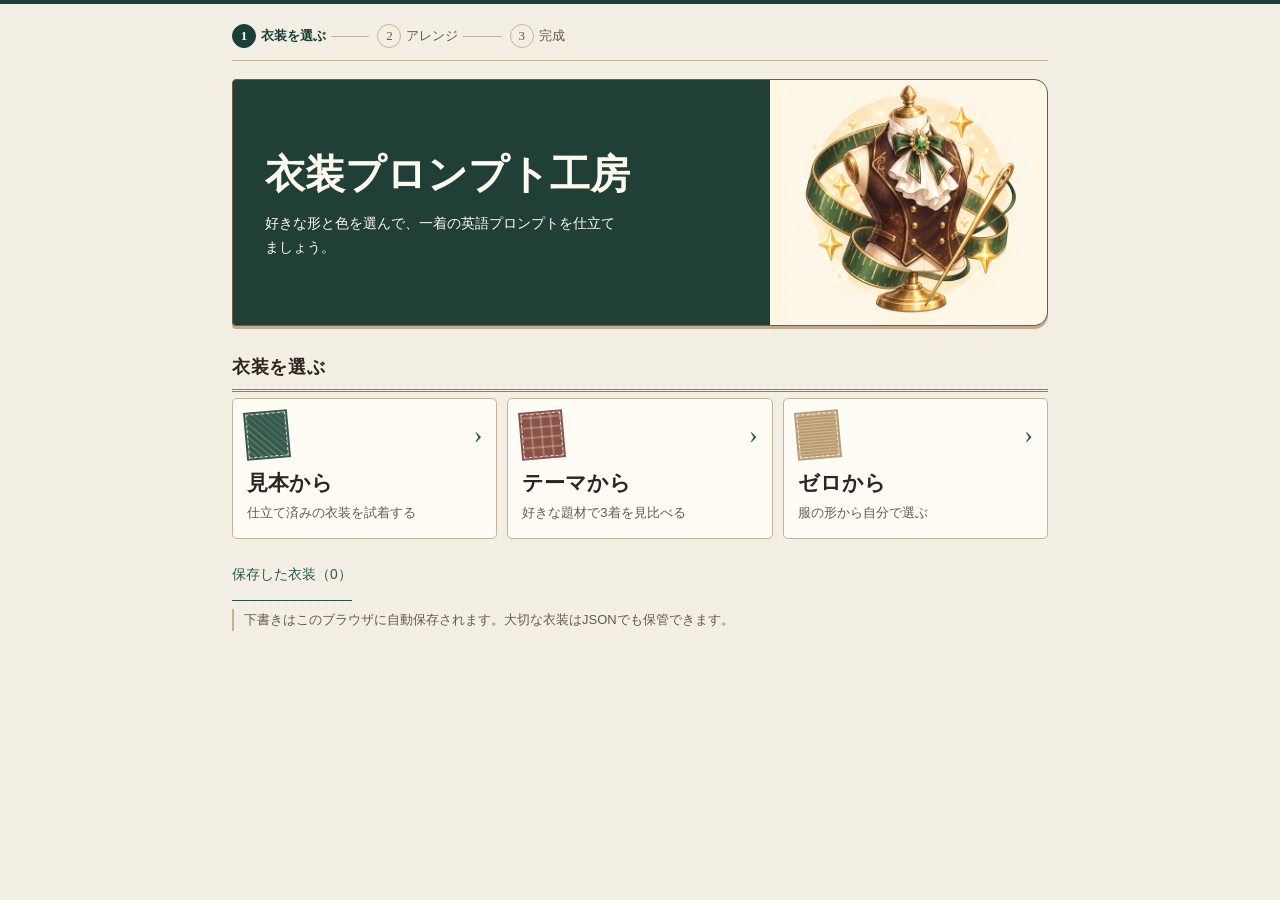
<file: index.html>
<!DOCTYPE html>
<html lang="ja">
<head>
<meta charset="utf-8">
<meta name="viewport" content="width=device-width, initial-scale=1, viewport-fit=cover">
<meta name="color-scheme" content="light">
<link rel="icon" href="./icons/favicon-32.png" type="image/png" sizes="32x32">
<link rel="icon" href="./icons/icon-192.png" type="image/png" sizes="192x192">
<link rel="apple-touch-icon" href="./icons/apple-touch-icon.png">
<link rel="manifest" href="./manifest.webmanifest">
<title>衣装プロンプト工房 | Costume Prompt Workshop</title>
<meta name="description" content="服の形・部位・素材・装飾・配色を選んで、一着の英語プロンプトを仕立てる設計台。">
<link rel="stylesheet" href="styles.css">
</head>
<body>
<a class="skip-link" href="#app">本文へ飛ぶ</a>

<main id="app" class="app"></main>

<dialog id="hex-dialog" class="hex-dialog" aria-labelledby="hex-dialog-title">
    <div class="hex-dialog-head"><h2 id="hex-dialog-title">HEXカラー</h2></div>
    <div class="hex-dialog-body" id="hex-dialog-body">
      <div class="hex-preview"><span id="hex-preview-swatch" class="hex-preview-swatch" aria-hidden="true"></span><div><strong id="hex-preview-code" aria-live="polite"></strong><small id="hex-preview-name"></small></div></div>
      <div class="hex-sv" id="hex-sv" tabindex="0" role="application" aria-label="彩度と明るさ。ドラッグ、または矢印キーで調整"><div class="hex-sv-thumb" id="hex-sv-thumb"></div></div>
      <label class="hex-slider"><span>色相<output id="hex-h-val" for="hex-h"></output></span><input id="hex-h" class="hex-range hue" type="range" min="0" max="359" step="1"></label>
      <label class="hex-slider"><span>彩度<output id="hex-s-val" for="hex-s"></output></span><input id="hex-s" class="hex-range" type="range" min="0" max="100" step="1"></label>
      <label class="hex-slider"><span>明るさ<output id="hex-v-val" for="hex-v"></output></span><input id="hex-v" class="hex-range" type="range" min="0" max="100" step="1"></label>
      <div class="hex-dialog-row">
        <label class="hex-field"><span>HEXコード</span><input id="hex-dialog-input" type="text" inputmode="text" autocomplete="off" autocapitalize="characters" autocorrect="off" spellcheck="false" maxlength="9" placeholder="#RRGGBB" aria-describedby="hex-dialog-message"></label>
        <label class="hex-native"><input id="hex-native" type="color" aria-label="端末のカラーピッカーを開く"><span>端末のピッカー</span></label>
      </div>
      <p id="hex-dialog-message" class="hex-message" data-kind="error" role="alert" hidden></p>
      <button type="button" class="btn hex-reference" id="hex-reference" hidden><span id="hex-reference-swatch" class="quick-color-tile" aria-hidden="true"></span>色名の色見本に合わせる</button>
      <p class="field-note">「この色を設定」を押すと、この衣装にHEXを保存します。完成画面で併記を選べます。</p>
    </div>
    <div class="hex-dialog-actions"><button type="button" class="btn" data-hex-cancel>キャンセル</button><button type="button" class="btn btn--danger" id="hex-unset" hidden>HEXを解除</button><button type="button" class="btn btn--primary" id="hex-apply">この色を設定</button></div>
  </dialog>

<div id="toast" class="toast" role="status" aria-live="polite"></div>

<noscript><p class="p" style="padding:16px">この工房はJavaScriptで動作します。ブラウザの設定で有効にしてから開き直してください。</p></noscript>

<!-- データ層（app.js より前に読む） -->
<script src="data/colors.js"></script>
<script src="data/concept.js"></script>
<script src="data/presentation.js"></script>
<script src="data/presentation-choices.js"></script>
<script src="data/garments.js"></script>
<script src="data/parts.js"></script>
<script src="data/materials.js"></script>
<script src="data/decorations.js"></script>
<script src="data/conditions.js"></script>
<script src="data/styling.js"></script>
<script src="data/motifs.js"></script>
<script src="data/attributes.js"></script>
<script src="data/presets.js"></script>
<script src="data/preset-catalog.js"></script>
<script src="data/preset-expansion.js"></script>
<script src="data/costume-expansion.js"></script>
<script src="data/preset-recipes.js"></script>
<script src="data/preset-themes.js"></script>
<script src="data/rules.js"></script>
<script src="data/costume-rules.js"></script>
<script src="data/concept-fashion.js"></script>
<script src="data/concept-fashion-mappings.js"></script>
<script src="data/concept-expansion.js"></script>
<script src="data/concept-inspired.js"></script>
<script src="data/concept-constraints.js"></script>

<!-- 本体 -->
<script src="palette-hex.js"></script>
<script src="app.js"></script>
<script src="garment-catalog.js"></script>
<script src="palette-picker.js"></script>
<script src="atelier-ui.js"></script>
<script src="generator.js"></script>
<script src="advisor.js"></script>
<script src="costume-checks.js"></script>
<script src="gacha.js"></script>
<script src="concept-fashion.js"></script>
<script src="concept-fashion-details.js"></script>
<script src="concept-design.js"></script>
<script src="concept-search.js"></script>
<script src="ui-complexity.js"></script>
<script src="presentation.js"></script>
<script src="preset-catalog.js"></script>
<script src="presentation-choices.js"></script>
<script src="presentation-scope.js"></script>
<script src="pose-cards.js"></script>
<script src="presentation-studio.js"></script>
<script src="concept-fashion-ui.js"></script>
</body>
</html>
</file>
<file: styles.css>
/* 衣装プロンプト工房 / styles.css
 * 方針（実機試行修正①）：スチームパンク風の衣装工房。
 * 明るい羊皮紙を基調に、革・真鍮・銅・緑青を要所へ。装飾過多にせず、
 * スマホでの可読性と操作性を最優先する。画像素材・外部フォントは使わない。
 * 見出しは明朝、本文はゴシック（従来どおり端末標準のみ）。
 * 変数名は従来のまま値だけ差し替え、既存ルールがそのまま新しい配色を受け取る。
 */

:root {
  --paper:        #F1EADC;  /* 羊皮紙 */
  --surface:      #FBF6EC;  /* 明るい生成り */
  --surface-2:    #E7DCC8;  /* 古紙 */
  --ink:          #2D251E;  /* 墨に近い濃茶 */
  --ink-2:        #4a3f3378;
  --muted:        #74685B;
  --line:         #B9A481;  /* 古金の枠線 */
  --accent:       #60402C;  /* 革（主ボタン・強調） */
  --accent-deep:  #493020;
  --accent-soft:  #EFE4CD;
  --wine:         #963F32;  /* 錆びた赤（警告・削除・未保存） */
  --brass:        #A47B3C;  /* 真鍮 */
  --copper:       #9A5935;  /* 銅（小さな文字の金属色はこちら） */
  --patina:       #426B67;  /* 緑青（選択中の印） */
  --radius:       10px;
  --tap:          44px;

  --serif: "Hiragino Mincho ProN", "Yu Mincho", "YuMincho", "Noto Serif JP", serif;
  --sans: -apple-system, BlinkMacSystemFont, "Hiragino Sans", "Yu Gothic", "Noto Sans JP", sans-serif;
}

* { box-sizing: border-box; }

html, body {
  margin: 0;
  padding: 0;
  background: var(--paper);
  color: var(--ink);
  font-family: var(--sans);
  font-size: 16px;
  line-height: 1.7;
  -webkit-text-size-adjust: 100%;
}

.app {
  max-width: 560px;
  margin: 0 auto;
  padding: 20px 16px calc(96px + env(safe-area-inset-bottom));
}

.skip-link {
  position: absolute; left: -9999px;
}
.skip-link:focus {
  left: 8px; top: 8px; z-index: 50;
  background: var(--surface); padding: 8px 12px; border-radius: 6px;
}

.visually-hidden {
  position: absolute; width: 1px; height: 1px; overflow: hidden;
  clip: rect(0 0 0 0); white-space: nowrap;
}

:focus-visible {
  outline: 2px solid var(--copper);
  outline-offset: 2px;
}

/* ---------- 見出し ---------- */
.hero { margin: 24px 0 28px; }
.hero-eyebrow {
  margin: 0 0 6px;
  font-size: 11px; letter-spacing: .16em; text-transform: uppercase;
  color: var(--copper);
}
.hero-title {
  margin: 0;
  font-family: var(--serif);
  font-size: 30px; font-weight: 600; letter-spacing: .06em;
}
.hero-sub {
  margin: 8px 0 0;
  color: var(--muted); font-size: 14px;
}
.page-title {
  margin: 12px 0 8px;
  font-family: var(--serif);
  font-size: 22px; font-weight: 600; letter-spacing: .04em;
}

/* ---------- 基本パーツ ---------- */
.stack { display: flex; flex-direction: column; gap: 12px; }
.row { display: flex; flex-wrap: wrap; gap: 8px; }

.p { margin: 6px 0; font-size: 14px; }
.p--lead { color: var(--muted); }
.p--sub { color: var(--muted); font-size: 13px; }
.p--meta { color: var(--muted); font-size: 12px; }
.p--note { color: var(--muted); font-size: 13px; padding-left: 10px; border-left: 2px solid var(--line); }
.p--warn { color: var(--wine); }

.list { margin: 6px 0 0; padding-left: 1.1em; font-size: 14px; color: var(--muted); }
.list li { margin: 2px 0; }

.card {
  background: var(--surface);
  border: 1px solid var(--line);
  border-radius: var(--radius);
  padding: 14px;
  text-decoration: none;
  color: inherit;
  display: block;
  width: 100%;
  text-align: left;
  font-family: inherit;
  font-size: inherit;
}
.card--quiet { background: transparent; border-style: dashed; }
.card--tap { cursor: pointer; min-height: var(--tap); }
.card--tap:active { background: var(--accent-soft); }
.card-title {
  margin: 0;
  font-family: var(--serif);
  font-size: 16px; font-weight: 600; letter-spacing: .03em;
}

.btn {
  display: inline-flex; align-items: center; justify-content: center;
  min-height: var(--tap); padding: 10px 16px;
  border: 1px solid var(--line); border-radius: var(--radius);
  background: var(--surface); color: var(--ink);
  font-family: inherit; font-size: 15px; text-decoration: none;
  cursor: pointer;
}
.btn:active { background: var(--surface-2); }
.btn--primary { background: var(--accent); border-color: var(--accent); color: #fff; }
.btn--primary:active { background: var(--accent-deep); }
.btn--danger { color: var(--wine); border-color: #DCBFB6; }
.btn--sm { min-height: var(--tap); padding: 6px 12px; font-size: 13px; }   /* 仕様書§5-6：タップ領域44px以上 */
.btn[disabled] { opacity: .6; color: var(--muted); cursor: default; }

/* ---------- 戻る導線（sticky） ----------
 * 行き先を明示した押せるボタン。長くスクロールした後でも画面上部に残る。
 * iPhone Safari のセーフエリアぶんだけ上に余白を足す。 */
.topnav {
  position: sticky; top: 0; z-index: 30;
  display: flex; align-items: center; justify-content: space-between; gap: 8px;
  margin: -20px -16px 10px; padding: calc(6px + env(safe-area-inset-top)) 16px 6px;
  background: rgba(241, 234, 220, .94);
  border-bottom: 1px solid var(--line);
  backdrop-filter: blur(6px);
}
.back-btn {
  display: inline-flex; align-items: center;
  min-height: var(--tap); padding: 6px 14px 6px 10px;
  border: 1px solid var(--line); border-radius: var(--radius);
  background: var(--surface); color: var(--ink);
  font-size: 13px; text-decoration: none;
}
.back-btn:active { background: var(--surface-2); }

/* 見出し：小さな真鍮の二重罫線。装飾はアクセントに留める。 */
.card-title { border-bottom: 3px double var(--brass); padding-bottom: 4px; }
.page-title { border-bottom: 3px double var(--brass); padding-bottom: 6px; }

/* ---------- チップ ---------- */
.chips { display: flex; flex-wrap: wrap; gap: 6px; margin: 4px 0 2px; }
.chip {
  min-height: var(--tap); padding: 6px 12px;   /* 仕様書§5-6：タップ領域44px以上 */
  border: 1px solid var(--line); border-radius: 999px;
  background: var(--surface); color: var(--ink);
  font-family: inherit; font-size: 13px; line-height: 1.4;
  cursor: pointer;
}
.chip.is-selected {
  background: var(--patina);
  border-color: var(--patina);
  color: #fff;
  font-weight: 600;
}
/* 色だけに依存しない：選択済みは記号でも示す */
.chip.is-selected::before { content: "✓ "; }
.chip-group-label {
  margin: 12px 0 2px;
  font-size: 11px; letter-spacing: .1em; color: var(--copper);
}

.switches { display: flex; flex-wrap: wrap; gap: 6px; }
.switch {
  display: inline-flex; align-items: center; gap: 6px;
  min-height: var(--tap); padding: 6px 12px;
  border: 1px solid var(--line); border-radius: var(--radius);
  background: var(--surface); color: var(--muted);
  font-family: inherit; font-size: 13px; cursor: pointer;
}
.switch-dot {
  width: 8px; height: 8px; border-radius: 50%;
  background: var(--line); flex: none;
}
.switch.is-on { border-color: var(--accent); color: var(--accent-deep); background: var(--accent-soft); font-weight: 600; }
.switch.is-on .switch-dot { background: var(--accent); }
.switch.is-on::after { content: "ON"; font-size: 10px; letter-spacing: .08em; }
.switch:not(.is-on)::after { content: "OFF"; font-size: 10px; letter-spacing: .08em; }

/* ---------- フィールド ---------- */
.field { padding: 14px 0; border-bottom: 1px solid var(--line); }
.field:last-child { border-bottom: none; }
.field-head { display: flex; align-items: center; gap: 8px; }
.field-label { font-family: var(--serif); font-size: 15px; font-weight: 600; letter-spacing: .04em; }
.field-sub { margin: 12px 0 2px; font-size: 12px; color: var(--muted); }
.field-note { margin: 4px 0 6px; font-size: 12px; color: var(--muted); }
.field-note--data { padding-left: 8px; border-left: 2px solid var(--accent-soft); }
.tag-optional {
  font-size: 10px; color: var(--muted);
  border: 1px solid var(--line); border-radius: 4px; padding: 0 4px;
}
.tag-phase {
  font-size: 10px; color: var(--copper); letter-spacing: .06em;
  border: 1px solid var(--line); border-radius: 4px; padding: 0 4px;
}

/* ---------- 設計台のヘッダ（仕立て札） ---------- */
.workshop-header {
  background: var(--surface);
  border: 1px solid var(--line);
  border-left: 3px solid var(--accent);
  border-radius: var(--radius);
  padding: 12px 14px;
  margin-bottom: 14px;
}
.wh-top { display: flex; align-items: center; justify-content: space-between; }
.badge {
  font-size: 11px; color: var(--muted);
  border: 1px solid var(--line); border-radius: 999px; padding: 1px 8px;
}
.badge--dirty { color: var(--wine); border-color: #DCBFB6; background: #F6E9E4; }
.name-input {
  width: 100%; min-height: var(--tap);
  border: none; border-bottom: 1px solid var(--line);
  background: transparent; color: var(--ink);
  font-family: var(--serif); font-size: 19px; letter-spacing: .04em;
  padding: 4px 0;
}
.name-input:focus { outline: none; border-bottom-color: var(--accent); }
.wh-conds { margin: 8px 0 0; font-size: 13px; color: var(--muted); }
.wh-conds--empty { color: var(--ink-2); }

.swatch-row { display: flex; gap: 2px; margin: 10px 0 0; height: 10px; border-radius: 999px; overflow: hidden; }
.swatch-row--sm { height: 8px; margin: 8px 0; }
.swatch { flex: 1 1 auto; border: 1px solid rgba(45,37,30,.25); }

.progress { display: flex; align-items: center; gap: 8px; margin: 12px 0; }
.progress-bar {
  flex: 1; height: 4px; border-radius: 999px;
  background: var(--surface-2); overflow: hidden;
}
.progress-fill { display: block; height: 100%; background: var(--accent); transition: width .25s ease; }
.progress-label { font-size: 11px; color: var(--muted); white-space: nowrap; }

/* ---------- アコーディオン ---------- */
.accordion { display: flex; flex-direction: column; gap: 8px; }
.acc-item { background: var(--surface); border: 1px solid var(--line); border-radius: var(--radius); overflow: hidden; }
.acc-head {
  display: flex; align-items: center; gap: 8px;
  width: 100%; min-height: var(--tap); padding: 12px 14px;
  background: transparent; border: none; cursor: pointer;
  font-family: inherit; text-align: left;
}
.acc-title { flex: 1; font-family: var(--serif); font-size: 15px; font-weight: 600; letter-spacing: .04em; }
.acc-mark {
  width: 9px; height: 9px; flex: none;
  border-right: 1.5px solid var(--muted); border-bottom: 1.5px solid var(--muted);
  transform: rotate(45deg); transition: transform .2s ease;
}
.acc-head[aria-expanded="true"] .acc-mark { transform: rotate(-135deg); }
.acc-panel { padding: 0 14px 14px; }

/* ---------- 下部固定バー ---------- */
.bottombar {
  position: fixed; left: 0; right: 0; bottom: 0; z-index: 20;
  display: flex; gap: 8px;
  max-width: 560px; margin: 0 auto;
  padding: 8px 16px calc(8px + env(safe-area-inset-bottom));
  background: rgba(241, 234, 220, .94);
  border-top: 1px solid var(--line);
  backdrop-filter: blur(6px);
}
.bb-btn {
  flex: 1;
  display: inline-flex; align-items: center; justify-content: center;
  min-height: var(--tap); padding: 8px;
  border: 1px solid var(--line); border-radius: var(--radius);
  background: var(--surface); color: var(--ink);
  font-family: inherit; font-size: 13px; text-decoration: none; cursor: pointer;
}
.bb-btn--primary { background: var(--accent); border-color: var(--accent); color: #fff; }
.bb-btn[disabled] { opacity: .4; cursor: default; }

/* ---------- 出力 ---------- */
.tabs { display: flex; gap: 6px; margin: 10px 0; }
.tab {
  flex: 1; min-height: 40px;
  border: 1px solid var(--line); border-radius: var(--radius);
  background: var(--surface); color: var(--muted);
  font-family: inherit; font-size: 13px; cursor: pointer;
}
.output-tabs { flex-wrap: wrap; }
.output-tabs .tab { flex: 1 1 8em; min-height: 44px; }
pre.prompt-text { white-space: pre-wrap; overflow-wrap: anywhere; }
.tab.is-active { background: var(--accent-soft); border-color: var(--accent); color: var(--accent-deep); font-weight: 600; }
.tab[disabled] { opacity: .4; cursor: default; }

.struct { margin: 0; font-size: 14px; }
.struct dt {
  font-size: 11px; letter-spacing: .08em; color: var(--copper);
  margin-top: 10px;
}
.struct dt:first-child { margin-top: 0; }
.struct dd { margin: 2px 0 0; }

/* ---------- トースト ---------- */
.toast {
  position: fixed; left: 50%; bottom: calc(72px + env(safe-area-inset-bottom));
  transform: translate(-50%, 8px);
  max-width: 88%; z-index: 40;
  padding: 10px 16px; border-radius: 999px;
  background: var(--ink); color: #fff; font-size: 13px;
  opacity: 0; pointer-events: none;
  transition: opacity .2s ease, transform .2s ease;
}
.toast.is-visible { opacity: 1; transform: translate(-50%, 0); }

/* ---------- Phase 2：複合スロット（手袋） ---------- */
.composite {
  border-left: 2px solid var(--accent-soft);
  padding-left: 10px;
  margin-top: 4px;
}
.field-note--over { color: var(--wine); }

/* ---------- Phase 2：重ね着の層 ---------- */
.layer-line {
  display: flex; flex-wrap: wrap; align-items: center; gap: 8px;
  padding: 4px 0;
}
.layer-name {
  font-size: 13px; color: var(--muted);
  min-width: 8em;
}
.chips--tight { gap: 4px; }
.chip--sm { min-height: 34px; padding: 4px 10px; font-size: 12px; }

@media (max-width: 560px) {
  .chip--sm { min-height: var(--tap); }
}

/* ---------- Phase 2：装飾 ---------- */
.deco-item {
  border: 1px solid var(--line); border-radius: var(--radius);
  background: var(--paper);
  padding: 10px 12px; margin: 8px 0;
}
.deco-head {
  display: flex; align-items: center; justify-content: space-between; gap: 8px;
}
.deco-index {
  font-family: var(--serif); font-size: 13px; letter-spacing: .06em; color: var(--copper);
}

/* ---------- Phase 2：配色 ---------- */
.palette-preview { margin: 4px 0 12px; }
.swatch-row--tall { height: 16px; }

.color-role {
  padding: 10px 0; border-bottom: 1px solid var(--line);
}
.color-role:last-child { border-bottom: none; }
.color-role-head { display: flex; align-items: center; gap: 8px; }
.color-role-name {
  font-family: var(--serif); font-size: 14px; font-weight: 600; letter-spacing: .04em;
  flex: none; min-width: 4.5em;
}
.color-current { flex: 1; font-size: 12px; color: var(--muted); }
.swatch--dot {
  width: 18px; height: 18px; border-radius: 50%; flex: none;
  border: 1px solid rgba(0,0,0,.12);
}
.swatch--empty {
  background: repeating-linear-gradient(45deg, var(--surface-2), var(--surface-2) 3px, var(--surface) 3px, var(--surface) 6px);
}
.link-btn {
  border: none; background: none; padding: 6px 0;
  color: var(--muted); font-family: inherit; font-size: 12px;
  text-decoration: underline; cursor: pointer;
  min-height: 32px;
}

.picker {
  margin-top: 8px; padding: 10px;
  background: var(--paper); border: 1px solid var(--line); border-radius: var(--radius);
}
.color-grid {
  display: grid; grid-template-columns: repeat(auto-fill, minmax(88px, 1fr));
  gap: 6px; margin-top: 6px;
}
.color-cell {
  display: flex; flex-direction: column; align-items: stretch; gap: 2px;
  min-height: var(--tap); padding: 6px;
  border: 1px solid var(--line); border-radius: 8px;
  background: var(--surface); color: var(--ink);
  font-family: inherit; text-align: left; cursor: pointer;
}
.color-cell.is-selected { border-color: var(--accent); background: var(--accent-soft); }
.color-cell.is-selected .color-cell-ja { font-weight: 600; color: var(--accent-deep); }
.color-cell.is-selected .color-cell-ja::before { content: "✓ "; }
.color-cell-chip {
  height: 22px; border-radius: 4px;
  border: 1px solid rgba(0,0,0,.1);
}
.color-cell-ja { font-size: 12px; line-height: 1.3; }
.color-cell-en { font-size: 10px; color: var(--muted); line-height: 1.3; }

@media (prefers-reduced-motion: reduce) {
  * { transition: none !important; }
}

/* ---------- Phase 3：出力 ---------- */
.prompt-text {
  margin: 0;
  font-family: ui-monospace, SFMono-Regular, Menlo, monospace;
  font-size: 13px; line-height: 1.75;
  word-break: break-word;
  -webkit-user-select: text; user-select: text;
}
.opt-line { padding: 8px 0; border-bottom: 1px solid var(--line); }
.opt-line:last-child { border-bottom: none; }
.opt-line .field-note { margin: 4px 0 0; }

/* ============================================================
   Phase 4：警告・補助候補・部分ガチャ
   ============================================================ */
.workshop-links { padding: 0 1rem 0.5rem; }
.link-btn {
  display: inline-block; font-size: 0.86rem; color: var(--accent);
  text-decoration: none; border-bottom: 1px solid currentColor; padding-bottom: 1px;
}
.bb-btn--warn { color: var(--accent); }
.bb-btn--alert { color: var(--wine); font-weight: 600; }

.page-head { padding: 0.75rem 1rem 0.25rem; }
.page-title { font-family: var(--serif); font-size: 1.15rem; margin: 0 0 0.35rem; }
.sub-head {
  font-family: var(--serif); font-size: 0.95rem; margin: 1rem 0 0.4rem;
  padding: 0 1rem;
}

.check-counts { display: flex; gap: 0.4rem; flex-wrap: wrap; }
.count {
  font-size: 0.75rem; padding: 0.15rem 0.5rem; border-radius: 999px;
  border: 1px solid var(--line); background: var(--surface);
}
.count--hard { border-color: var(--wine); color: var(--wine); }
.count--warning { border-color: var(--accent); color: var(--accent); }
.count--info { color: var(--muted); }
.count--muted { color: var(--muted); }

.check-body { padding: 0.5rem 1rem 5rem; }
.issue-card {
  border: 1px solid var(--line); border-left-width: 3px; border-radius: 8px;
  background: var(--surface); padding: 0.7rem 0.8rem; margin-bottom: 0.6rem;
}
.issue-card--hard { border-left-color: var(--wine); }
.issue-card--warning { border-left-color: var(--accent); }
.issue-card--info { border-left-color: var(--line); }
.issue-card.is-ignored { opacity: 0.55; }
.issue-head { display: flex; gap: 0.4rem; align-items: center; margin-bottom: 0.3rem; }
.issue-sev {
  font-size: 0.7rem; padding: 0.1rem 0.4rem; border-radius: 3px;
  background: var(--surface-2); color: var(--muted);
}
.issue-sev--hard { background: var(--wine); color: #fff; }
.issue-sev--warning { background: var(--accent); color: #fff; }
.issue-cat { font-size: 0.72rem; color: var(--muted); }
.issue-title { font-family: var(--serif); font-size: 0.98rem; margin: 0 0 0.3rem; }
.issue-paths { font-size: 0.76rem; color: var(--muted); margin: 0.2rem 0; }
.issue-actions { display: flex; flex-wrap: wrap; gap: 0.35rem; margin-top: 0.5rem; }

.mode-switch { display: flex; gap: 0.35rem; padding: 0 1rem 0.5rem; }
.cand-list { padding: 0.25rem 1rem 5rem; }
.cand-card {
  border: 1px solid var(--line); border-radius: 8px; background: var(--surface);
  padding: 0.7rem 0.8rem; margin-bottom: 0.6rem;
}
.cand-head { display: flex; gap: 0.4rem; align-items: center; margin-bottom: 0.25rem; }
.cand-kind {
  font-size: 0.7rem; padding: 0.1rem 0.4rem; border-radius: 3px;
  background: var(--surface-2); color: var(--muted);
}
.cand-kind--resolve { background: var(--accent); color: #fff; }
.cand-kind--surprise { border: 1px dashed var(--accent); color: var(--accent); }
.cand-target { font-size: 0.72rem; color: var(--muted); }
.cand-title { font-family: var(--serif); font-size: 1rem; margin: 0 0 0.15rem; }
.cand-en { font-size: 0.8rem; color: var(--muted); font-style: italic; margin: 0 0 0.3rem; }

.chip--action { border-color: var(--accent); color: var(--accent); }
.chip--muted { color: var(--muted); }

.diff { margin: 0.4rem 0; }
.diff-row {
  display: grid; grid-template-columns: 5.5rem 1fr auto 1fr;
  gap: 0.3rem; align-items: baseline;
  font-size: 0.8rem; padding: 0.18rem 0; border-bottom: 1px dotted var(--line);
}
.diff-label { color: var(--muted); font-size: 0.74rem; }
.diff-from { color: var(--muted); text-decoration: line-through; }
.diff-arrow { color: var(--muted); }
.diff-to { color: var(--ink); font-weight: 600; }
.row-actions { display: flex; gap: 0.5rem; padding: 0.75rem 1rem; }
.btn--small { font-size: 0.8rem; padding: 0.35rem 0.8rem; }

/* ---------- 特殊パーツ・演出（Phase 5A） ---------- */
/* 翼・角・光輪・尾は、開いた1つだけ詳細を出す。カードで畳んでおく。 */
.sp-item {
  border: 1px solid var(--line);
  border-radius: var(--radius);
  margin-bottom: .5rem;
  background: var(--surface);
  overflow: hidden;
}
.sp-item.is-set { border-color: var(--accent); }

.sp-head {
  display: flex;
  align-items: center;
  gap: .5rem;
  width: 100%;
  min-height: var(--tap);            /* 片手で押せる大きさを保つ */
  padding: .6rem .75rem;
  background: none;
  border: 0;
  text-align: left;
  font: inherit;
  color: inherit;
  cursor: pointer;
}
.sp-head:hover { background: var(--surface-2); }
.sp-name { font-weight: 600; flex: 0 0 auto; }
.sp-summary {
  flex: 1 1 auto;
  font-size: .85rem;
  color: var(--accent);
  overflow: hidden;
  text-overflow: ellipsis;
  white-space: nowrap;
}
.sp-summary.is-empty { color: var(--muted); }
.sp-head[aria-expanded="true"] .acc-mark { transform: rotate(180deg); }

.sp-body {
  padding: .25rem .75rem .75rem;
  border-top: 1px solid var(--line);
}
.sp-body[hidden] { display: none; }
.sp-body .field-sub { margin-top: .6rem; }
.sp-body .btn { margin-top: .75rem; }

/* 出力設定の都合で英語に出ないときの注意（拘束チェーン） */
.field-note--warn {
  color: var(--wine);
  background: var(--accent-soft);
  border-radius: var(--radius);
  padding: .4rem .5rem;
}
/* Phase 5C: one level of headings; every option remains a wrapping tap target. */
.option-group { margin: 12px 0 6px; font-size: 13px; font-weight: 700; }
.field, .field-body, .chips { min-width: 0; max-width: 100%; }
.chip { min-width: 44px; min-height: 44px; max-width: 100%; white-space: normal; overflow-wrap: anywhere; }
/* Phase 5D: compact wizard; existing screen safe-area spacing remains in use. */
.concept-wizard, .cf-candidate { min-width:0; overflow-wrap:anywhere; }
.cf-steps { display:grid; grid-template-columns:repeat(2,minmax(0,1fr)); gap:8px; margin:16px 0; }
.cf-steps .btn[aria-current="step"] { border:2px solid var(--accent); }
.cf-select { display:block; width:100%; min-width:0; max-width:100%; min-height:44px; padding:10px; font:inherit; border:1px solid var(--line); border-radius:8px; background:var(--paper,#fff); color:inherit; }
.cf-actions { display:flex; flex-wrap:wrap; gap:8px; margin:16px 0; }
.concept-wizard fieldset { border:0; padding:0; margin:0; }
.cf-candidate summary, .presentation-panel summary { min-height:44px; padding:10px 0; cursor:pointer; }
.cf-candidate .btn { width:100%; margin-top:10px; }

.presentation-panel > label { display:block; margin-top:12px; }
.presentation-panel > .btn { display:block; margin-top:12px; }

/* Shared progressive-disclosure controls. */
.ui-level-switch { display:flex; flex-wrap:wrap; gap:8px; border:0; padding:12px 0; margin:0; min-width:0; }
.ui-level-switch legend { font-weight:600; }
.ui-level-switch .btn { flex:1; min-width:120px; min-height:44px; }
.ui-hidden-summary:not(:empty) { border-left:3px solid var(--accent); padding:10px 14px; margin:12px 0; background:var(--paper); overflow-wrap:anywhere; }
.cf-search-scope { display:flex; align-items:center; gap:8px; min-height:44px; }
.cf-search-scope input { width:24px; height:24px; }
#cf-search-results:empty { display:none; }
/* Preset and pose discovery: mobile-first, readable cards and visible focus. */
.discovery { display:flex; flex-direction:column; gap:14px; }
.discovery-grid { display:grid; grid-template-columns:repeat(auto-fit,minmax(min(100%,260px),1fr)); gap:12px; }
.discovery-grid > * { min-width:0; text-align:left; overflow-wrap:anywhere; }
.discovery .btn, .discovery select, .discovery input, .discovery .back-btn { min-height:44px; max-width:100%; }
.discovery .card { white-space:normal; }
.discovery .is-selected { outline:2px solid var(--accent,#765442); outline-offset:-2px; }
.discovery button:disabled { opacity:.65; cursor:not-allowed; }
.discovery :focus-visible { outline:3px solid #2768ad; outline-offset:3px; }
.discovery-swatches { display:flex; flex-wrap:wrap; align-items:center; gap:6px; font-size:12px; }
.discovery-swatch { display:inline-block; width:20px; height:20px; flex-shrink:0; border:1px solid #999; border-radius:50%; }
.discovery .prompt-text { overflow-wrap:anywhere; }
.discovery .tabs { flex-wrap:wrap; }

/* ---------- 衣装拡張 Phase 1：細項目の折りたたみ ----------
 * 大セクションの内側で、各項目を「見出し＋状態＋要約」に畳む。
 * 状態は色だけに頼らず、文字（設定済み／未設定／必須・未設定／休止中）でも示す。 */
.acc-headline { flex: 1; min-width: 0; display: flex; flex-direction: column; }
.acc-headline .acc-title { flex: none; }
.acc-summary { font-size: 12px; color: var(--accent); overflow: hidden; text-overflow: ellipsis; white-space: nowrap; }
.acc-summary.is-empty { color: var(--muted); }
.field--fold { padding: 0; }
.fold-head {
  display: flex; flex-direction: column; align-items: stretch; gap: 2px;
  width: 100%; min-height: var(--tap); padding: 10px 2px;
  background: transparent; border: 0; text-align: left; font: inherit; color: inherit; cursor: pointer;
}
.fold-head:focus-visible { outline: 2px solid var(--patina); outline-offset: 2px; border-radius: 6px; }
.fold-line { display: flex; align-items: center; gap: 8px; min-width: 0; }
.fold-line .field-label { flex: 0 1 auto; min-width: 0; }
.fold-state {
  margin-left: auto; flex: none; font-size: 11px; color: var(--muted);
  border: 1px solid var(--line); border-radius: 999px; padding: 0 8px; white-space: nowrap;
}
.fold-head .acc-mark { margin-left: 4px; }
.fold-head[aria-expanded="true"] .acc-mark { transform: rotate(-135deg); }
.fold-summary { font-size: 13px; color: var(--muted); overflow: hidden; text-overflow: ellipsis; white-space: nowrap; }
.field--fold.is-filled .fold-summary { color: var(--accent); font-weight: 600; }
.field--fold.is-filled .fold-state { color: var(--patina); border-color: var(--patina); }
.field--fold.is-filled .fold-state::before { content: "✓ "; }
.field--fold.is-required .fold-state { color: var(--wine); border-color: #DCBFB6; background: #F6E9E4; }
.field--fold.is-recommended .fold-state { color: var(--copper); }
.fold-body { padding: 0 0 12px; }
.fold-body[hidden] { display: none; }
.fold-clear:empty { display: none; }
.fold-clear .link-btn { min-height: var(--tap); }
.dormant-note { padding: 10px 0; }
.dormant-note [hidden] { display: none; }
.dormant-note .link-btn { min-height: var(--tap); }

/* The workshop book: a cloth cover, paper pages and brass-edged samples. */
:root {
  --paper: #f4efe4; --surface: #fffcf5; --muted: #65594a;
  --accent: #26594d; --accent-deep: #193f37; --accent-soft: #e5eee6;
  --ink-2: #665d51; --line: #c2b296;
}
html { scroll-padding-block: 64px 86px; }
body {
  background: repeating-linear-gradient(90deg, transparent 0 7px, #aa895708 7px 8px),var(--paper);
  border-top: 4px solid var(--accent-deep);
}
.app { max-width: 880px; padding-inline: clamp(14px,4vw,32px); }
.steps {
  display: flex; list-style: none; align-items: center; gap: 8px; margin: 0 0 18px;
  padding: 0 0 12px; border-bottom: 1px solid var(--line);
}
.steps li { display: flex; align-items: center; gap: 5px; font-size: 13px; color: var(--muted); }
.steps li:not(:last-child)::after { content: ''; width: clamp(8px,3vw,44px); border-bottom: 1px solid var(--line); }
.steps span { border: 1px solid var(--line); border-radius: 50%; width: 24px; text-align: center; line-height: 22px; font-family: Georgia,serif; }
.steps [aria-current] { color: var(--accent-deep); font-weight: bold; }
.steps [aria-current] span { background: var(--accent-deep); border-color: var(--accent-deep); color: white; }
.atelier-cover {
  display: flex; flex-direction: row-reverse; align-items: center; justify-content: space-between;
  overflow: hidden; background: #203f36; color: #fffaed; border: 1px solid #715d3b;
  border-radius: 4px 14px 14px 4px; box-shadow: 0 3px 0 #beac8d;
}
.atelier-cover img { width: 34%; height: auto; align-self: stretch; object-fit: cover; }
.atelier-cover > div { padding: clamp(14px,3vw,32px); }
.atelier-cover h1 { font: bold clamp(22px,4.3vw,40px)/1.45 var(--serif); margin: 0; text-wrap: balance; }
.atelier-cover p { font-size: 14px; line-height: 1.65; max-width: 25em; margin: 8px 0 0; }
.atelier-home .page-title { margin-top: 26px; }
.entry-cards { display: grid; gap: 10px; }
.entry-card { display: flex; align-items: center; gap: 16px; border: 1px solid var(--line); border-radius: 5px;
  background: var(--surface); padding: 14px; text-align: left; font: inherit; color: var(--ink); text-decoration: none; cursor: pointer; }
.entry-card:hover { border-color: var(--accent); background: #fffdf9; }
.entry-card strong { display: block; font: bold 21px var(--serif); }
.entry-card small { display: block; font-size: 13px; color: var(--muted); margin-top: 5px; }
.entry-arrow { margin-left: auto; font: 26px Georgia,serif; color: var(--accent); }
.textile { flex: none; width: 40px; height: 44px; border: 1px dashed #fffc; outline: 2px solid var(--cloth);
  transform: rotate(-5deg); background-color: var(--cloth); }
.textile-0 { --cloth: #355a4e; background-image: repeating-linear-gradient(45deg,transparent 0 4px,#e4dba445 4px 5px); }
.textile-1 { --cloth: #89524a; background-image: repeating-linear-gradient(90deg,transparent 0 8px,#e7c6a75c 8px 10px),repeating-linear-gradient(0deg,transparent 0 8px,#d9c79b66 8px 10px); }
.textile-2 { --cloth: #b79c71; background-image: repeating-linear-gradient(0deg,transparent 0 2px,#e5caa699 2px 3px); }
.home-library { display:flex; align-items:center; flex-wrap:wrap; gap:12px; margin:18px 0 8px; }
.quick-fields { background: var(--surface); border-block: 2px solid #a88d65; padding: 16px;
  display:grid; gap:12px; grid-template-columns: repeat(2,minmax(0,1fr)); }
.quick-label { font-size:14px; font-weight:bold; }
.quick-label select { margin-top:4px; background: #fffdf7; font-weight: normal; font-size:16px; }
.quick-label:nth-child(5) { grid-column: 1 / -1; }
.bottombar { max-width:880px; }
.bottombar .bb-btn--primary { flex:2; font-weight: bold; }
.topnav { position:static; margin:0 0 10px; padding-inline:0; background:transparent; }
#output-host { display:grid; gap:12px; min-width:0; }
#output-host > .card { margin:0; min-width:0; }
#output-host .prompt-text { overflow-wrap:anywhere; line-height:1.65; }
#output-host .output-tabs { margin:0; display:grid; grid-template-columns:repeat(4,minmax(0,1fr)); }
.output-options summary,.catalog-filters summary { cursor:pointer; min-height:44px; padding:9px 0; font-weight:bold; }
.catalog-filters { margin:0; }
.catalog-filters select { margin:4px 0 12px; }
.ui-level-switch legend { font-size:14px; }
.ui-hidden-summary p { margin:4px 0; }
.btn,.link-btn,.tab,summary { min-height:44px; }
@media(min-width:700px){
  .entry-cards { grid-template-columns:repeat(3,minmax(0,1fr)); }
  .entry-card { flex-wrap:wrap; gap:12px; }
  .entry-card > span:nth-child(2) { order:3; width:100%; }
  .atelier-cover img { max-height:245px; object-fit:contain; background:#fff7e6; }
  .quick-fields { grid-template-columns:repeat(3,minmax(0,1fr)); }
  .quick-label:nth-child(5) { grid-column:auto; }
}
#outfit-sample { border-left: 4px solid #b59157; background:#e9e4d5; padding: 9px 14px; margin-bottom:12px; }
#outfit-sample > strong { font: bold 17px var(--serif); }
#outfit-sample small { display:block; color:var(--wine); }
.sample-colors { display:flex; gap:12px; flex-wrap:wrap; font-size:13px; }
.sample-colors span { display:inline-flex; align-items:center; gap:4px; }
.sample-colors i { width:14px; height:14px; border-radius:50%; border:1px solid #7e7363; }
.theme-next { position:fixed; bottom:0; left:0; right:0; max-width:880px; margin:0 auto; padding:8px 16px calc(8px + env(safe-area-inset-bottom)); z-index:20; background:var(--paper); border-top:1px solid var(--line); }
.theme-next button { flex:1; }
.theme-random { border-top:1px dashed var(--line); padding-top:12px; }
.theme-random button { margin-top:6px; }
#output-host .prompt-text { font-size:16px; }
.atelier-cover p { text-wrap:pretty; }
.sample-theme { display:block; font-size:14px; }

/* Swatch-based quick palette (selection values remain unchanged). */
.quick-fields > .quick-color { grid-column: 1 / -1; min-width: 0; }
.quick-color-title { display: block; margin-bottom: 4px; font-size: 14px; font-weight: 700; }
.quick-color-summary { display:flex; align-items:center; gap:10px; min-height:46px;
  padding:8px 12px; background:#fffdf7; border:1px solid var(--line); border-radius:8px;
  cursor:pointer; font-size:15px; }
.quick-color-dot { display:inline-block; flex:none; width:28px; height:28px; border:1px solid #887963;
  border-radius:6px; background:repeating-linear-gradient(45deg,#ebe5da 0 6px,#fff 6px 12px); }
.quick-color-panel { display:grid; gap:10px; padding:12px; border:1px solid var(--line);
  border-top:0; background:var(--surface); border-radius:0 0 8px 8px; }
.quick-color-search { min-height:44px; width:100%; padding:10px; font:inherit; font-size:16px;
  background:#fffdf7; color:var(--ink); border:1px solid var(--line); border-radius:8px; }
.quick-color-panel .cf-select { margin:0; background:#fffdf7; }
.quick-color-grid { display:grid; grid-template-columns:repeat(4,minmax(0,1fr)); gap:8px; max-width:100%; }
.quick-color-option { min-width:0; min-height:78px; padding:6px 3px; display:flex;
  flex-direction:column; align-items:center; justify-content:center; gap:5px;
  font:inherit; font-size:12px; line-height:1.3; overflow-wrap:anywhere; text-align:center;
  cursor:pointer; color:var(--ink); border:1px solid var(--line); border-radius:7px; background:#fffdf7; }
.quick-color-option.is-selected { border:2px solid var(--accent); background:var(--accent-soft); font-weight:700; }
.quick-color-tile { display:block; width:100%; max-width:44px; height:32px;
  border:1px solid #8b8174; border-radius:5px; }
@media(min-width:700px) { .quick-color-grid { grid-template-columns:repeat(6,minmax(0,1fr)); } }

/* Shooting direction is part of the finished prompt page. */
.studio { min-width:0; background:var(--surface); border:1px solid var(--line); border-radius:12px; padding:clamp(12px,3vw,24px); }
.studio h2 { font:600 clamp(20px,4vw,26px)/1.45 var(--serif); margin:0 0 12px; }
.studio-field { min-width:0; margin:8px 0; }
.studio label { display:block; font-weight:600; font-size:14px; }
.studio select,.studio input { background:#fffdf7; font-size:16px; margin-top:4px; }
.studio-detail { border-block-start:1px dashed var(--line); padding:4px 0; }
.studio-detail summary { min-height:44px; cursor:pointer; padding:9px 0; font-weight:600; color:var(--accent-deep); }
.recipe-grid { display:grid; gap:8px; grid-template-columns:repeat(auto-fit,minmax(min(100%,180px),1fr)); margin:8px 0 14px; }
.recipe { border:1px solid var(--line); padding:10px; border-radius:6px; color:var(--ink); background:var(--paper); text-align:left; cursor:pointer; font:inherit; }
.recipe small,.recipe strong { display:block; }
.recipe:disabled { color:var(--muted); cursor:default; }
.studio-note,.studio-summary { font-size:13px; color:var(--muted); line-height:1.55; }
.studio-group { border-top:1px solid var(--line); }
.studio-head { width:100%; padding:12px 4px; background:none; border:0; text-align:left; font:inherit; color:inherit; cursor:pointer; }
.studio-heading { display:flex; align-items:center; flex-wrap:wrap; gap:8px; }
.studio-heading::after { content:'＋'; margin-left:auto; color:var(--accent); }
.studio-head[aria-expanded=true] .studio-heading::after { content:'−'; }
.studio-heading small { font-size:12px; color:var(--accent-deep); background:var(--accent-soft); border-radius:4px; padding:1px 6px; }
.studio-heading small.is-off { background:#f2e5cd; color:#67411c; }
.studio-summary,.studio-reason { display:block; margin-top:3px; }
.studio-reason { font-size:13px; color:#754c28; }
.studio-body { border-left:3px solid #af925f; padding:2px 8px 8px 12px; margin-bottom:12px; }
.studio-toggle { min-height:44px; background:var(--surface); color:var(--ink); border:1px solid var(--line); padding:8px 12px; margin:4px; border-radius:6px; font:inherit; cursor:pointer; }
.studio-toggle[aria-pressed=true] { background:var(--accent); color:white; }
.studio-proof { background:#edf1e9; color:var(--accent-deep); padding:10px 12px; margin-top:10px; border-radius:4px; }
.studio-proof strong { font-size:13px; }
.studio-proof p { margin:4px 0; overflow-wrap:anywhere; font:15px/1.5 var(--sans); }
#output-host .prompt-result { max-height:38vh; max-height:38svh; overflow:auto; }
.studio-heading small.is-empty { background:var(--paper); color:var(--muted); }
.recipe-confirm { padding:12px; border-left:3px solid #af925f; background:var(--paper); }
.recipe-confirm p { margin-top:0; }
.recipe-confirm button { margin:0 6px 4px 0; }
.studio-proof .btn { margin-top:6px; }

/* The pose book uses the same parchment and dark ink as the workshop. */
.pose-gallery { margin:16px 0; min-width:0; }
.pose-gallery h3 { margin:0 0 12px; font:600 21px/1.4 var(--serif); }
.pose-filters { display:grid; grid-template-columns:1fr 1fr; gap:8px; }
.pose-filters label { min-width:0; }
.pose-filters .cf-select { margin-bottom:0; }
.pose-count { margin:10px 0 6px; font-size:14px; color:var(--muted); }
.pose-cards { display:grid; grid-template-columns:repeat(2,minmax(0,1fr)); gap:10px; scroll-margin-top:8px; }
.pose-card { font:inherit; text-align:left; color:var(--ink); background:#fffaf0; border:1px solid #bdac8f;
  border-radius:8px; padding:0 0 9px; overflow:hidden; display:flex; flex-direction:column; cursor:pointer; }
.pose-card:focus-visible { outline:3px solid var(--accent); outline-offset:2px; }
.pose-card[aria-pressed=true] { border-color:var(--accent); box-shadow:inset 0 0 0 2px var(--accent); }
.pose-plate { position:relative; width:100%; display:block; aspect-ratio:4/3; border-bottom:1px solid #d5c7ae;
  background:radial-gradient(ellipse at 48% 42%,#fcf7e9,#ebe1c8); }
.pose-plate img { width:100%; height:100%; display:block; }
.pose-plate img[hidden],.pose-paging[hidden] { display:none; }
.pose-picked { position:absolute; bottom:4px; left:4px; border-radius:4px; padding:1px 6px;
  font:bold 12px/1.7 var(--sans); background:var(--accent-deep); color:white; }
.pose-card strong,.pose-description { margin:7px 9px 0; line-height:1.45; }
.pose-card strong { font-size:15px; }
.pose-description { font-size:13px; }
.pose-card:disabled { cursor:default; border-style:dashed; }
.pose-restriction { display:block; margin-top:5px; color:#78421d; font-weight:600; }
.pose-paging,.pose-current { display:flex; align-items:center; justify-content:space-between; gap:8px; margin-top:10px; }
.pose-paging button,.pose-current button { width:auto; }
.pose-paging button { flex:1; }
.scope-flags { margin:8px 0; padding:5px; border:1px solid var(--line); min-width:0; }
.scope-flags legend { padding:0 5px; font-size:14px; }
.scope-flags .studio-toggle { margin:2px; font-size:14px; }
@media(min-width:700px) { .pose-cards { grid-template-columns:repeat(3,minmax(0,1fr)); } }
.pose-no-image { display:grid; height:100%; place-items:center; font-size:12px; color:var(--muted); }

/* Garment plates keep a common baseline and leave room for the fixed finish bar. */
.garment-section { grid-column:1/-1; min-width:0; padding-top:10px; border-top:1px solid var(--line); }
.garment-section h2 { font: bold 20px/1.5 Georgia, "Yu Mincho", serif; color:var(--accent-deep); margin:4px 0; }
.garment-controls { display:flex; flex-wrap:wrap; gap:6px; align-items:center; }
.garment-controls input,.garment-controls select,.garment-mode { min-width:0; min-height:44px; padding:6px 9px;
  font:inherit; color:var(--ink); border:1px solid var(--line); border-radius:5px; background:var(--surface); }
.garment-controls input { flex:1 0 100%; }
.garment-controls select { flex:1; }
.garment-mode { margin-left:auto; cursor:pointer; }
.garment-mode[aria-pressed=true] { background:var(--accent-deep); color:white; }
.garment-count { display:block; font-size:13px; color:var(--muted); margin:6px 0; }
.garment-group { display:flex; align-items:center; gap:10px; margin:14px 0 7px; color:var(--accent-deep); font-size:14px; }
.garment-group::after { content:""; height:1px; background:var(--line); flex:1; }
.garment-grid { display:grid; grid-template-columns:repeat(2,minmax(0,1fr)); gap:8px; }
.garment-card { position:relative; display:flex; flex-direction:column; align-items:stretch; min-width:0; min-height:48px;
  padding:3px 3px 8px; border:1px solid #b4a58c; background:#fffdf7; border-radius:6px; font:inherit; color:var(--ink);
  text-align:left; cursor:pointer; scroll-margin-block:10px 84px; }
.garment-card strong,.garment-card small { padding:0 5px; overflow-wrap:anywhere; }
.garment-card strong { margin-top:5px; font-size:15px; line-height:1.45; }
.garment-card small { color:var(--muted); line-height:1.5; font-size:12px; }
.garment-plate { position:relative; display:grid; place-items:center; aspect-ratio:1.6; background:#f5f1e7; border-radius:3px; overflow:hidden; }
.garment-plate img { position:absolute; inset:0; width:100%; height:100%; object-fit:contain; }
.garment-unavailable { font-size:13px; color:var(--muted); }
.garment-card[aria-pressed=true] { border-color:var(--accent); box-shadow:inset 0 0 0 2px var(--accent); }
.garment-card[aria-pressed=true] strong::before { content:"✓ "; color:var(--accent); }
.garment-card:focus-visible,.garment-controls :focus-visible { outline:3px solid var(--accent-deep); outline-offset:2px; }
.garment-text .garment-plate { display:none; }
@media(min-width:700px) { .garment-grid { grid-template-columns:repeat(4,minmax(0,1fr)); } }

/* Palette picker */
.hex-dialog{width:min(440px,calc(100% - 24px))}.hex-dialog-body{padding:14px 18px 18px;display:grid;gap:10px}
.hex-preview{display:flex;align-items:center;gap:12px}.hex-preview-swatch{width:54px;height:54px;flex:0 0 auto;border-radius:14px;border:1px solid rgba(0,0,0,.18)}
.hex-preview strong{display:block;font:700 18px ui-monospace,SFMono-Regular,Consolas,monospace}.hex-preview small{display:block;color:var(--muted);font-size:11px}
.hex-sv{position:relative;height:min(190px,30vh);min-height:120px;border-radius:14px;border:1px solid rgba(0,0,0,.15);touch-action:none;cursor:crosshair}
.hex-sv:focus-visible{outline:3px solid rgba(155,93,85,.35);outline-offset:2px}
.hex-sv-thumb{position:absolute;width:26px;height:26px;margin:-13px 0 0 -13px;border-radius:50%;border:3px solid #fff;box-shadow:0 0 0 1px rgba(0,0,0,.45),0 2px 6px rgba(0,0,0,.3);pointer-events:none}
.hex-slider{display:grid;gap:0;font-size:12px;font-weight:750}.hex-slider>span{display:flex;justify-content:space-between}.hex-slider output{color:var(--muted);font-weight:650}
.hex-range{-webkit-appearance:none;appearance:none;width:100%;height:36px;margin:0;background:transparent;--track:#ddd;cursor:pointer}
.hex-range.hue{--track:linear-gradient(to right,#f00,#ff0,#0f0,#0ff,#00f,#f0f,#f00)}
.hex-range::-webkit-slider-runnable-track{height:14px;border-radius:999px;background:var(--track);border:1px solid rgba(0,0,0,.12)}
.hex-range::-moz-range-track{height:14px;border-radius:999px;background:var(--track);border:1px solid rgba(0,0,0,.12)}
.hex-range::-webkit-slider-thumb{-webkit-appearance:none;width:28px;height:28px;margin-top:-8px;border-radius:50%;background:#fff;border:1px solid rgba(0,0,0,.35);box-shadow:0 2px 6px rgba(0,0,0,.25)}
.hex-range::-moz-range-thumb{width:28px;height:28px;border-radius:50%;background:#fff;border:1px solid rgba(0,0,0,.35);box-shadow:0 2px 6px rgba(0,0,0,.25)}
.hex-range:focus-visible{outline:3px solid rgba(155,93,85,.35);outline-offset:2px;border-radius:999px}
.hex-dialog-row{display:grid;grid-template-columns:minmax(0,1fr) auto;gap:10px;align-items:end}.hex-dialog-row .hex-field{display:grid;gap:4px}
.hex-native{display:flex;align-items:center;gap:7px;min-height:44px;border:1px solid var(--line);border-radius:10px;background:#fff;padding:5px 10px;font-size:12px;font-weight:700;cursor:pointer;white-space:nowrap}
.hex-native input{width:30px;height:30px;padding:0;border:0;background:none}
.hex-reference{display:flex;align-items:center;justify-content:center;gap:8px;font-size:12px}

.hex-control { margin-top: 6px; }
.hex-open { display: inline-flex; align-items: center; gap: 8px; }
.hex-chip { width: 20px; height: 20px; border-radius: 50%; border: 1px solid var(--line); }
.hex-modal-open { overflow: hidden; }
.hex-dialog {
  position: fixed; padding: 0; border: 1px solid var(--line); border-radius: var(--radius);
  background: var(--surface); color: var(--ink); max-height: calc(100vh - 20px);
  max-height: var(--hex-vv-h, calc(100dvh - 20px)); overflow: hidden;
}
.hex-dialog[open] { display: flex; flex-direction: column; }
.hex-dialog.vv-fit { inset: auto 0; margin: 0 auto; }
.hex-dialog::backdrop { background: rgba(23, 37, 29, .62); }
.hex-dialog-head { background: #23483c; color: #fffaf0; padding: 10px 18px; }
.hex-dialog-head h2 { margin: 0; font: 600 20px/1.5 var(--serif); }
.hex-dialog-body { overflow-y: auto; min-height: 0; overscroll-behavior: contain; }
.hex-dialog .hex-sv { height: clamp(96px, 20dvh, 170px); min-height: 96px; }
.hex-range, .hex-native input { height: 44px; }
.hex-native input { width: 44px; }
.hex-dialog input[type=text] { width: 100%; min-height: 44px; font: 16px monospace; padding: 6px 10px; }
.hex-reference .quick-color-tile { width: 24px; height: 24px; }
.hex-dialog-actions {
  display: flex; gap: 6px; padding: 10px 12px max(10px, env(safe-area-inset-bottom));
  border-top: 1px solid var(--line); background: var(--paper);
}
.hex-dialog-actions button { flex: 1; min-width: 0; padding-inline: 4px; }
.hex-dialog [hidden] { display: none; }
.hex-message { color: var(--wine); margin: 0; }
</file>
